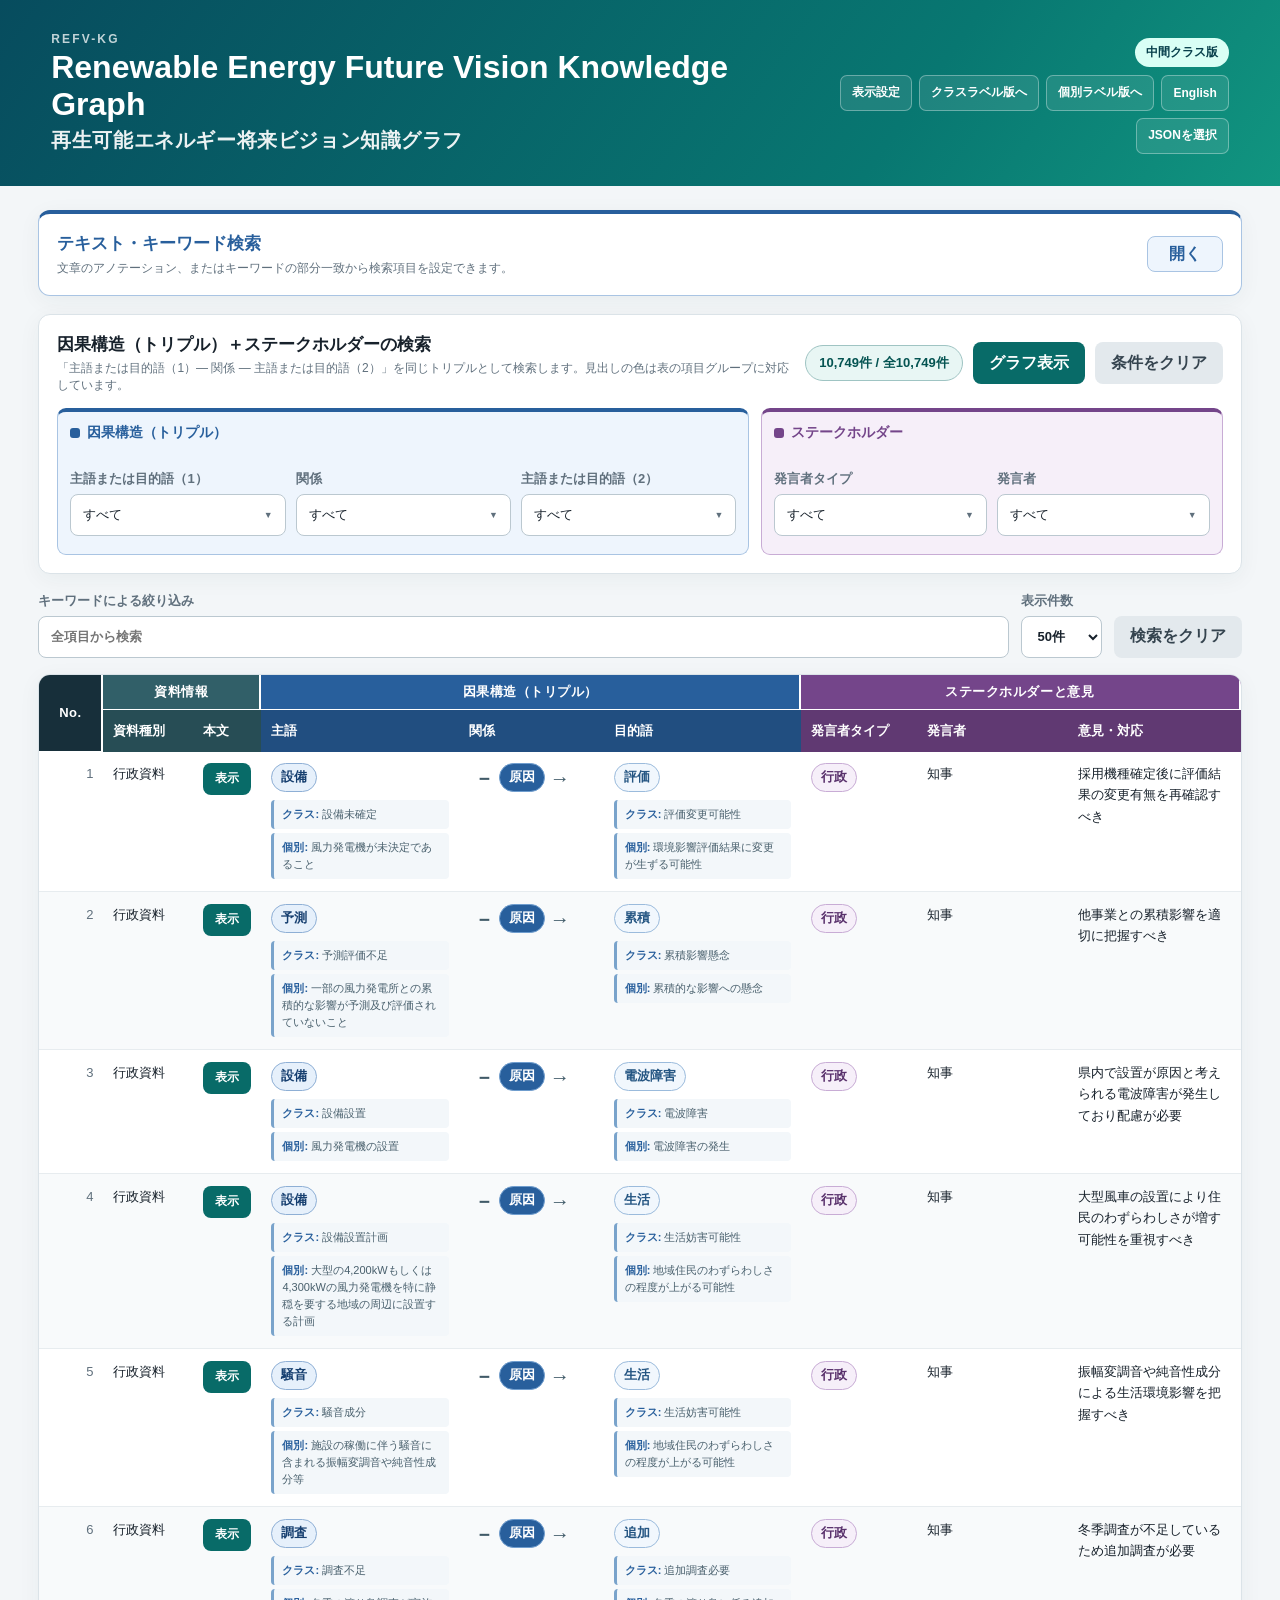
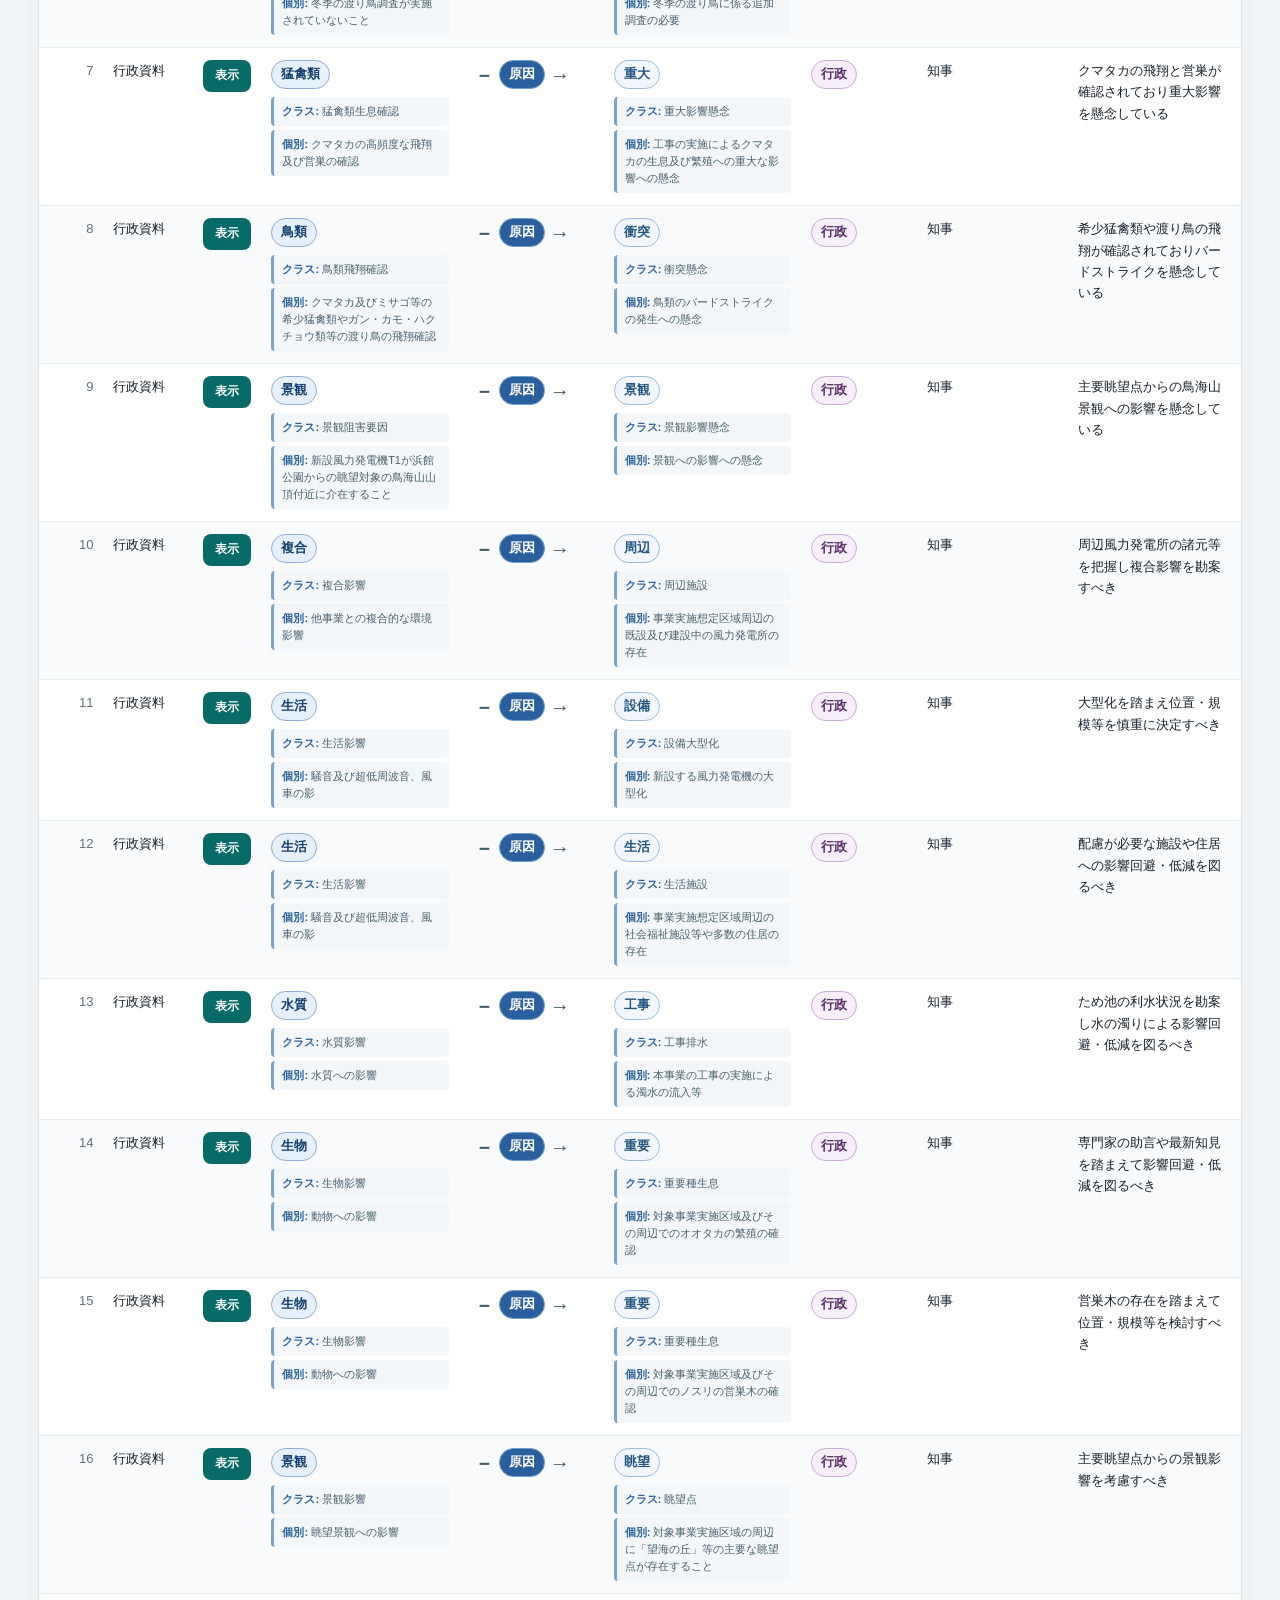
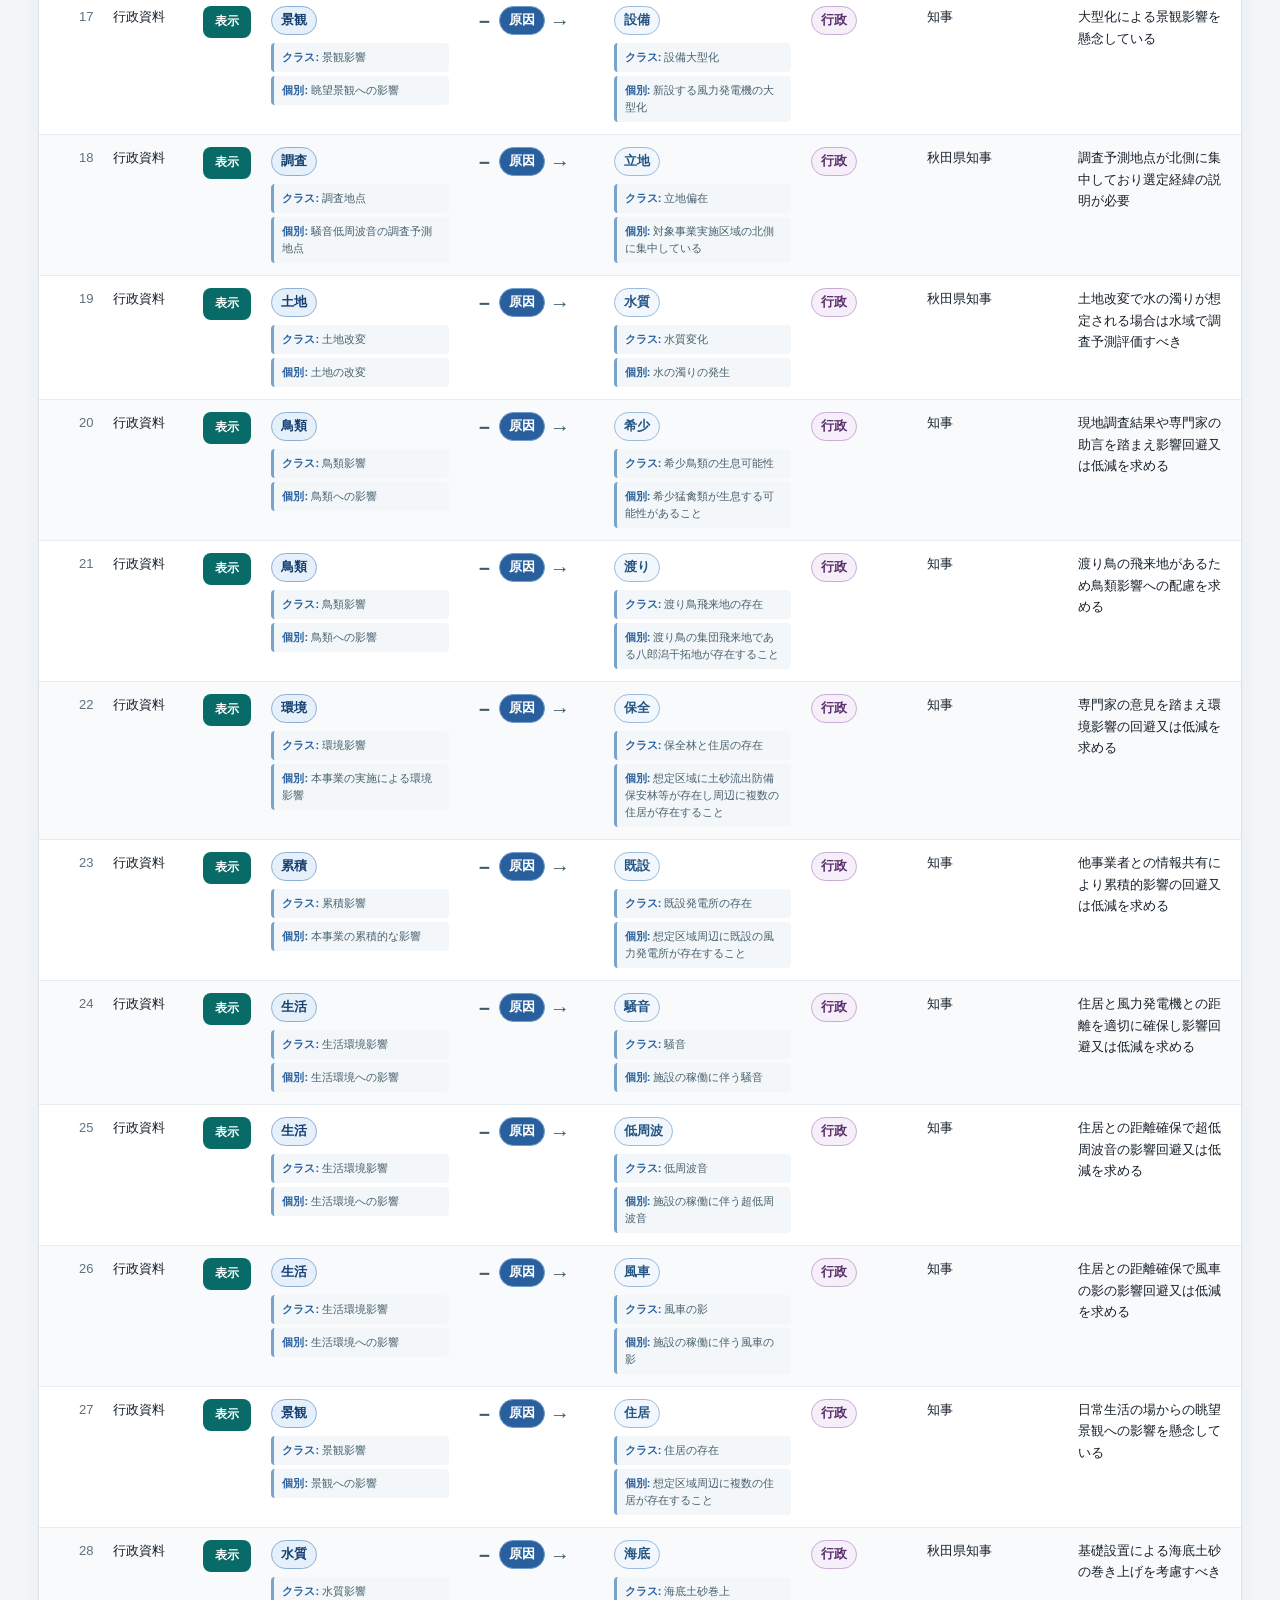
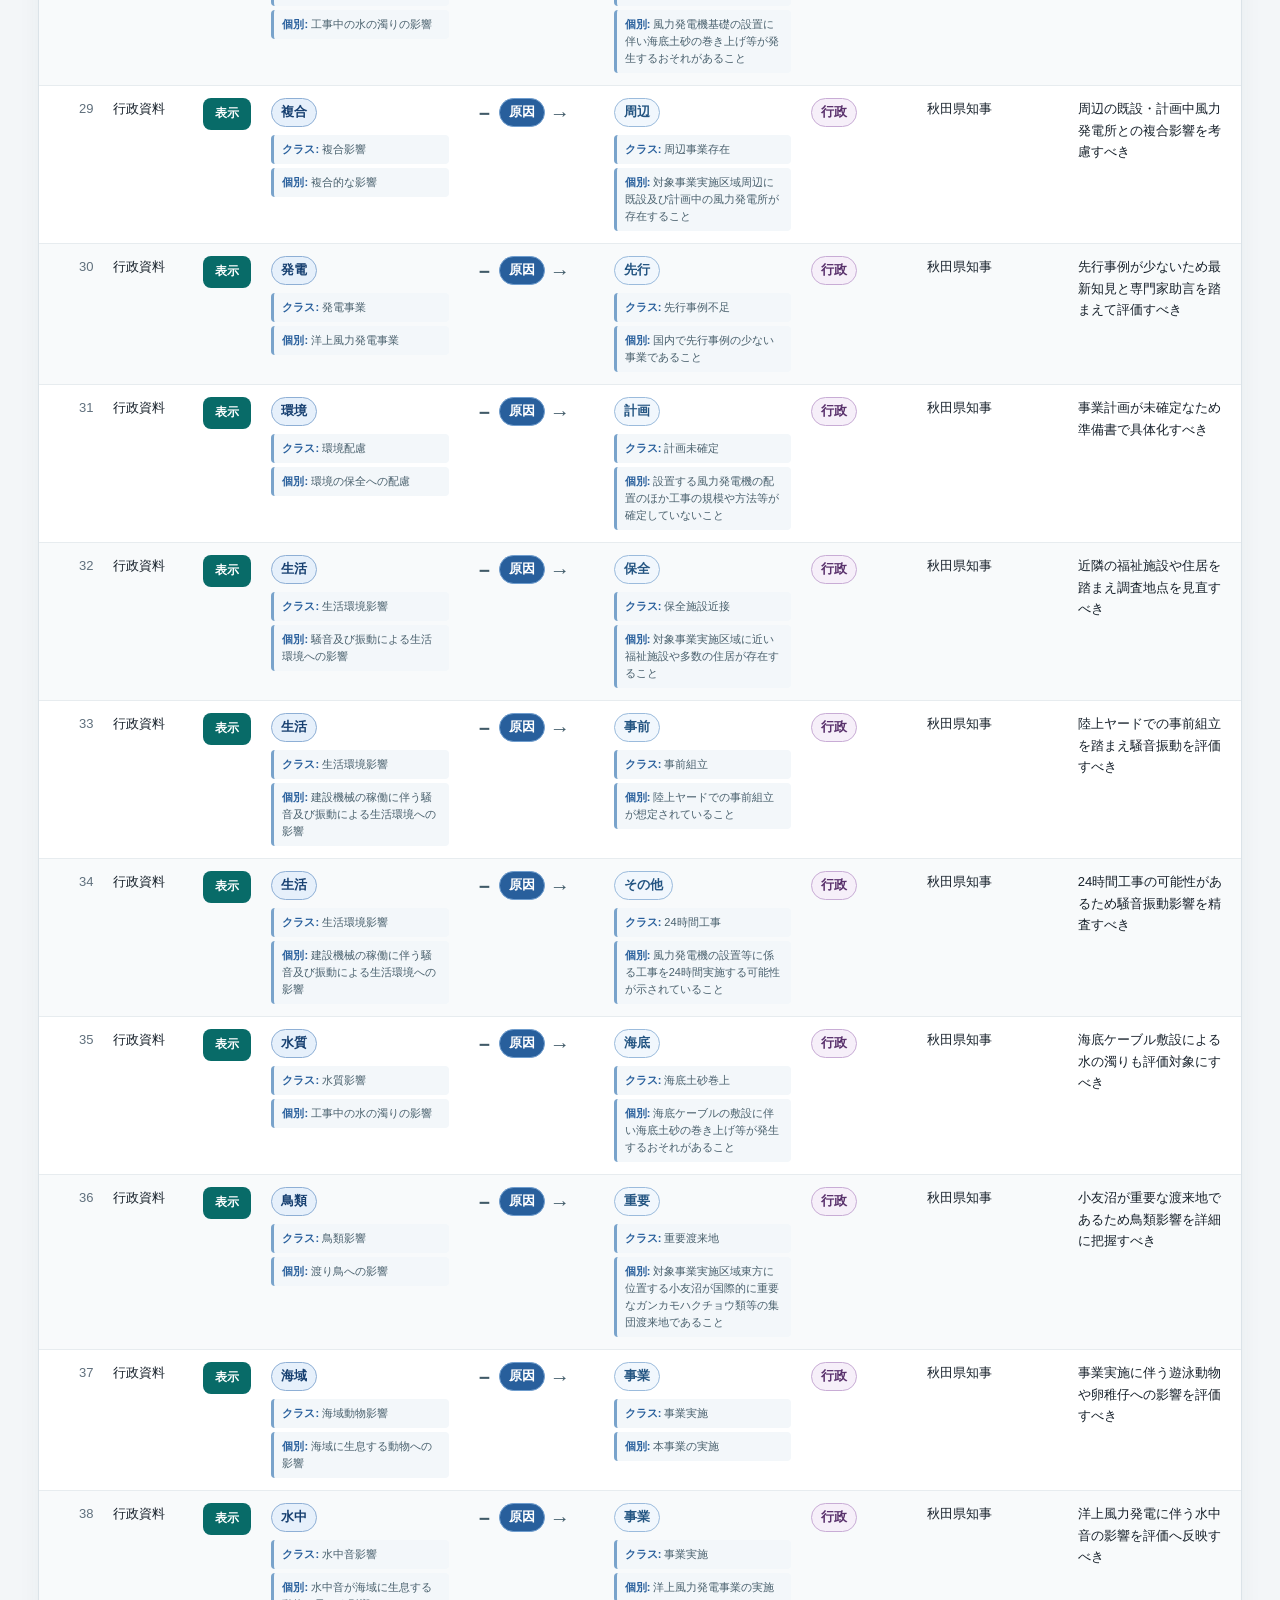
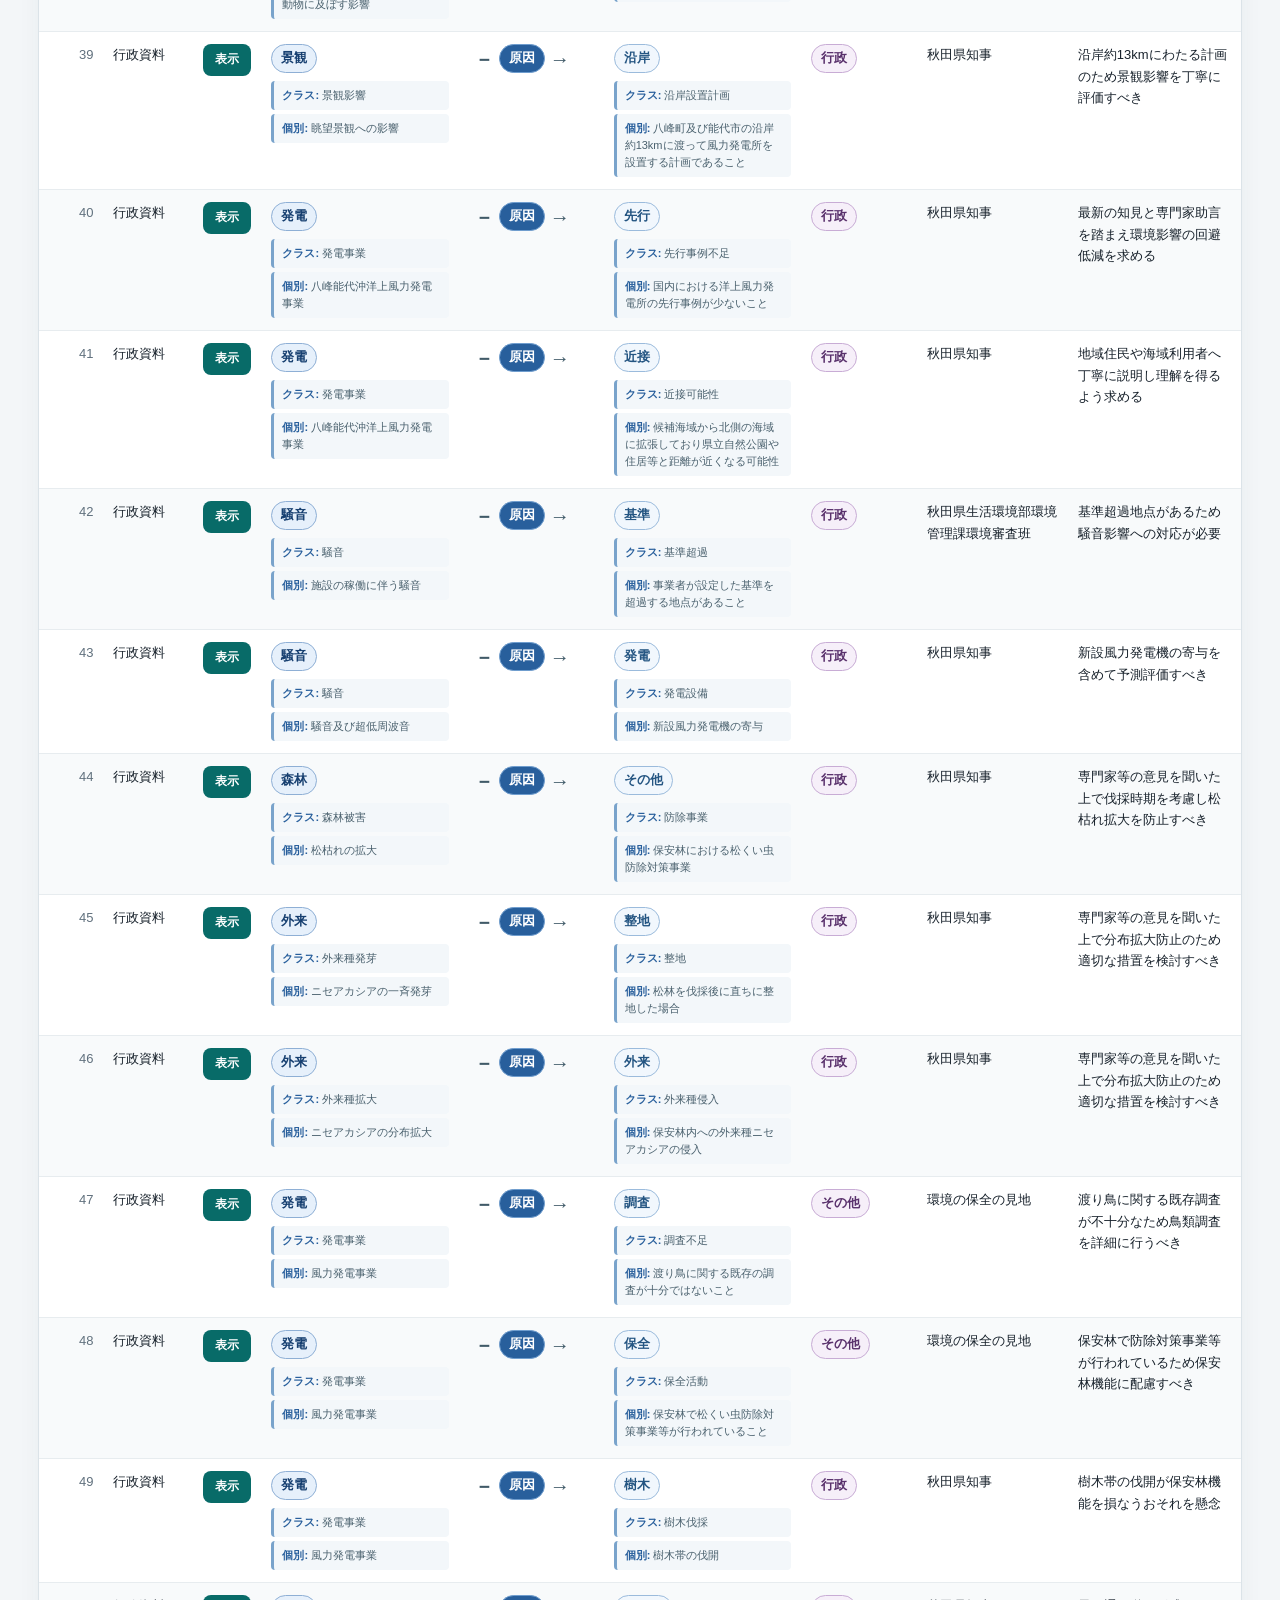
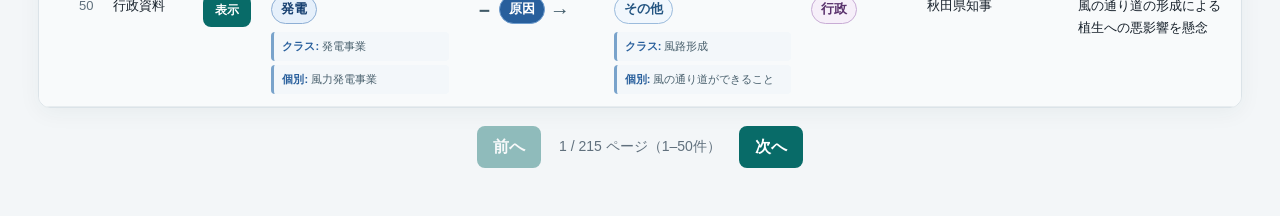
<file: docs/index.html>
<!doctype html>
<html lang="ja">
<head>
  <meta charset="utf-8">
  <meta name="viewport" content="width=device-width, initial-scale=1">
  <title>Renewable Energy Future Vision Knowledge Graph｜再生可能エネルギー将来ビジョン知識グラフ</title>
  <link rel="stylesheet" href="styles.css">
</head>
<body>
  <header class="app-header">
    <div>
      <p class="eyebrow">REFV-KG</p>
      <h1 class="app-title">
        <span class="app-title-en">Renewable Energy Future Vision Knowledge Graph</span>
        <span class="app-title-ja">再生可能エネルギー将来ビジョン知識グラフ</span>
      </h1>
    </div>
    <div class="header-meta">
      <div id="labelModeBadge" class="label-mode-badge">個別ラベル版</div>
      <div class="header-actions">
        <button id="settingsButton" class="header-action" type="button">表示設定</button>
        <a id="labelModeSwitch" class="header-action" href="?labels=class">クラスラベル版へ</a>
        <a id="alternativeLabelModeSwitch" class="header-action" href="?labels=mid">中間クラス版へ</a>
        <a id="languageSwitch" class="header-action language-switch" href="?lang=en" lang="en">English</a>
        <label class="header-action header-file-button" for="fileInput">JSONを選択</label>
        <input id="fileInput" type="file" accept="application/json,.json" hidden>
      </div>
    </div>
  </header>

  <main>
    <section class="annotation-panel" aria-labelledby="annotationTitle">
      <div class="annotation-heading">
        <div>
          <h2 id="annotationTitle">テキスト・キーワード検索</h2>
          <p>文章のアノテーション、またはキーワードの部分一致から検索項目を設定できます。</p>
        </div>
        <button id="annotationToggle" class="annotation-toggle" type="button" aria-expanded="false" aria-controls="annotationBody">開く</button>
      </div>
      <div id="annotationBody" hidden>
      <div class="search-mode-tabs" role="tablist" aria-label="因果構造（トリプル）の探し方">
        <button id="textModeButton" class="search-mode-tab is-active" type="button" role="tab" aria-selected="true" aria-controls="textSearchPanel">テキストから因果構造（トリプル）を探す</button>
        <button id="keywordModeButton" class="search-mode-tab" type="button" role="tab" aria-selected="false" aria-controls="keywordSearchPanel">キーワードで検索</button>
      </div>
      <div id="textSearchPanel" class="search-mode-panel" role="tabpanel" aria-labelledby="textModeButton">
        <div class="annotation-examples" aria-label="テキスト入力の例文">
          <span>例文：</span>
          <button type="button" data-example-index="0">風力発電</button>
          <button type="button" data-example-index="1">太陽光</button>
          <button type="button" data-example-index="2">健康被害</button>
        </div>
        <label class="annotation-input-label" for="annotationInput">テキスト入力</label>
        <textarea id="annotationInput" rows="4" placeholder="分析したい文章を入力してください"></textarea>
        <div class="annotation-result">
          <span class="annotation-result-label">アノテーション結果</span>
          <div id="annotationOutput" class="annotation-output" aria-live="polite">テキストを入力すると、該当する単語を色付きで表示します。</div>
        </div>
      </div>
      <div id="keywordSearchPanel" class="search-mode-panel" role="tabpanel" aria-labelledby="keywordModeButton" hidden>
        <label class="annotation-input-label" for="keywordInput">キーワード入力</label>
        <input id="keywordInput" type="search" placeholder="主語・目的語・発言者を部分一致検索" autocomplete="off">
        <div class="annotation-result">
          <span class="annotation-result-label">絞り込み候補 <span id="keywordResultCount"></span></span>
          <div id="keywordResults" class="keyword-results" aria-live="polite">キーワードを入力すると候補を表示します。</div>
        </div>
      </div>
      </div>
    </section>

    <section class="filters" aria-label="因果構造（トリプル）＋ステークホルダーの検索">
      <div class="filter-heading">
        <div>
          <h2>因果構造（トリプル）＋ステークホルダーの検索</h2>
          <p>「主語または目的語（1）― 関係 ― 主語または目的語（2）」を同じトリプルとして検索します。見出しの色は表の項目グループに対応しています。</p>
        </div>
        <div class="filter-heading-actions">
          <div id="status" class="filter-result-count" aria-live="polite">読み込み中…</div>
          <button id="graphViewButton" type="button">グラフ表示</button>
          <button id="clearFiltersButton" class="secondary" type="button">条件をクリア</button>
        </div>
      </div>
      <div class="filter-groups">
        <section class="filter-group" data-filter-group="triple">
          <h3>因果構造（トリプル）</h3>
          <div class="filter-grid">
            <div class="filter-field" data-filter="subjectObject"><span>主語または目的語（1）</span><select id="subjectObjectFilter" multiple hidden><option value="">すべて</option></select></div>
            <div class="filter-field" data-filter="relation"><span>関係</span><select id="relationFilter" multiple hidden><option value="">すべて</option></select></div>
            <div class="filter-field" data-filter="subjectObject2"><span>主語または目的語（2）</span><select id="subjectObjectFilter2" multiple hidden><option value="">すべて</option></select></div>
          </div>
        </section>
        <section class="filter-group" data-filter-group="stakeholder">
          <h3>ステークホルダー</h3>
          <div class="filter-grid">
            <div class="filter-field" data-filter="speakerCategory"><span>発言者カテゴリー</span><select id="speakerCategoryFilter" multiple hidden><option value="">すべて</option></select></div>
            <div class="filter-field" data-filter="speakerType"><span>発言者タイプ</span><select id="speakerTypeFilter" multiple hidden><option value="">すべて</option></select></div>
            <div class="filter-field" data-filter="speakerClass"><span>発言者分類</span><select id="speakerClassFilter" multiple hidden><option value="">すべて</option></select></div>
            <div class="filter-field" data-filter="speaker"><span>発言者</span><select id="speakerFilter" multiple hidden><option value="">すべて</option></select></div>
          </div>
        </section>
        <section class="filter-group" data-filter-group="other">
          <h3>その他</h3>
          <div class="filter-grid">
            <div class="filter-field" data-filter="prefecture"><span>都道府県</span><select id="prefectureFilter" multiple hidden><option value="">すべて</option></select></div>
            <div class="filter-field" data-filter="documentType"><span>資料種別</span><select id="documentTypeFilter" multiple hidden><option value="">すべて</option></select></div>
          </div>
        </section>
      </div>
    </section>

    <section class="toolbar" aria-label="表示設定">
      <label class="search-field">
        <span>キーワードによる絞り込み</span>
        <input id="searchInput" type="search" placeholder="全項目から検索" autocomplete="off">
      </label>
      <label>
        <span>表示件数</span>
        <select id="pageSize">
          <option value="25">25件</option>
          <option value="50" selected>50件</option>
          <option value="100">100件</option>
        </select>
      </label>
      <button id="clearButton" class="secondary" type="button">検索をクリア</button>
    </section>

    <div id="loadHelp" class="notice" hidden>
      <strong>JSONを自動で読み込めませんでした。</strong>
      「JSONを選択」から <code id="dataFileName">refv-ja-5.json</code> を指定するか、ローカルWebサーバー経由で開いてください。
    </div>

    <section class="table-card" aria-label="データ一覧">
      <div class="table-wrap">
        <table>
          <thead>
            <tr class="group-header">
              <th rowspan="2">No.</th>
              <th data-column-group="document" colspan="3">資料情報</th>
              <th data-column-group="triple" colspan="3">因果構造（トリプル）</th>
              <th data-column-group="stakeholderOpinion" colspan="5">ステークホルダーと意見</th>
            </tr>
            <tr>
              <th data-column="prefecture" data-group="document"><button class="sort-button" type="button" data-sort="9">都道府県<span class="sort-mark"></span></button></th>
              <th data-column="documentType" data-group="document"><button class="sort-button" type="button" data-sort="10">資料種別<span class="sort-mark"></span></button></th>
              <th data-column="text" data-group="document"><button class="sort-button" type="button" data-sort="8">本文<span class="sort-mark"></span></button></th>
              <th data-column="subject" data-group="triple"><button class="sort-button" type="button" data-sort="0">主語<span class="sort-mark"></span></button></th>
              <th data-column="relation" data-group="triple"><button class="sort-button" type="button" data-sort="1">関係<span class="sort-mark"></span></button></th>
              <th data-column="object" data-group="triple"><button class="sort-button" type="button" data-sort="2">目的語<span class="sort-mark"></span></button></th>
              <th data-column="speakerCategory" data-group="stakeholderOpinion"><button class="sort-button" type="button" data-sort="3">発言者カテゴリー<span class="sort-mark"></span></button></th>
              <th data-column="speakerType" data-group="stakeholderOpinion"><button class="sort-button" type="button" data-sort="4">発言者タイプ<span class="sort-mark"></span></button></th>
              <th data-column="speakerClass" data-group="stakeholderOpinion"><button class="sort-button" type="button" data-sort="5">発言者分類<span class="sort-mark"></span></button></th>
              <th data-column="speaker" data-group="stakeholderOpinion"><button class="sort-button" type="button" data-sort="6">発言者<span class="sort-mark"></span></button></th>
              <th data-column="opinion" data-group="stakeholderOpinion"><button class="sort-button" type="button" data-sort="7">意見・対応<span class="sort-mark"></span></button></th>
            </tr>
          </thead>
          <tbody id="tableBody"></tbody>
        </table>
      </div>
      <div id="emptyState" class="empty" hidden>該当するデータがありません。</div>
    </section>

    <nav class="pagination" aria-label="ページ切り替え">
      <button id="prevButton" type="button">前へ</button>
      <span id="pageInfo">—</span>
      <button id="nextButton" type="button">次へ</button>
    </nav>
  </main>

  <dialog id="textDialog" aria-labelledby="dialogTitle">
    <div class="dialog-header">
      <h2 id="dialogTitle">本文</h2>
      <button id="closeDialog" class="icon-button" type="button" aria-label="閉じる">×</button>
    </div>
    <div class="dialog-content">
      <section class="dialog-section dialog-summary">
        <div><span class="detail-label">都道府県</span><strong id="dialogPrefecture">—</strong></div>
        <div><span class="detail-label">資料種別</span><strong id="dialogDocumentType">—</strong></div>
      </section>
      <section class="dialog-section">
        <span class="detail-label">資料名</span>
        <div id="dialogDocLabel" class="detail-value">—</div>
      </section>
      <section class="dialog-section">
        <span class="detail-label">本文</span>
        <div id="dialogText" class="dialog-text">—</div>
      </section>
      <section class="dialog-section">
        <span id="dialogTripleLabel" class="detail-label">因果構造（トリプル）</span>
        <div id="dialogTriple" class="detail-value dialog-triple">—</div>
      </section>
      <section class="dialog-section dialog-summary">
        <div><span class="detail-label">発言者カテゴリー</span><span id="dialogSpeakerCategory">—</span></div>
        <div><span class="detail-label">発言者タイプ</span><span id="dialogSpeakerType" class="stakeholder-type-tag">—</span></div>
        <div><span class="detail-label">発言者分類</span><span id="dialogSpeakerClass">—</span></div>
        <div><span class="detail-label">発言者</span><span id="dialogSpeaker">—</span></div>
      </section>
      <section class="dialog-section">
        <span class="detail-label">意見・対応</span>
        <div id="dialogOpinion" class="detail-value">—</div>
      </section>
    </div>
    <div class="dialog-footer"><button id="closeDialogBottom" type="button">閉じる</button></div>
  </dialog>

  <dialog id="graphDialog" class="graph-dialog" aria-labelledby="graphDialogTitle">
    <div class="dialog-header">
      <div>
        <h2 id="graphDialogTitle">因果構造とステークホルダーのネットワーク</h2>
        <p id="graphDialogCount" class="dialog-header-meta"></p>
      </div>
      <button id="closeGraphDialog" class="icon-button" type="button" aria-label="閉じる">×</button>
    </div>
    <div class="graph-controls">
      <div class="graph-legend" aria-label="凡例">
        <span><i class="graph-legend-node graph-legend-entity"></i>主語・目的語</span>
        <span><i class="graph-legend-node graph-legend-speaker"></i>発言者タイプ</span>
        <span><i class="graph-legend-line graph-legend-causal"></i>因果関係</span>
        <span><i class="graph-legend-line graph-legend-stakeholder"></i>ステークホルダー</span>
      </div>
      <button id="resetGraphView" class="secondary" type="button">表示をリセット</button>
    </div>
    <div id="graphCanvasWrap" class="graph-canvas-wrap">
      <canvas id="graphCanvas" aria-label="因果構造とステークホルダーのネットワーク図。ノードを選択すると表を絞り込みます"></canvas>
      <div id="graphNodeDetail" class="graph-node-detail" hidden></div>
    </div>
    <div id="graphEmptyState" class="empty" hidden>該当する組み合わせがありません。</div>
    <div class="dialog-footer"><button id="closeGraphDialogBottom" type="button">閉じる</button></div>
  </dialog>

  <dialog id="settingsDialog" aria-labelledby="settingsTitle">
    <div class="dialog-header">
      <h2 id="settingsTitle">表示設定</h2>
      <button id="closeSettings" class="icon-button" type="button" aria-label="閉じる">×</button>
    </div>
    <div class="settings-content">
      <fieldset>
        <legend>表示する検索項目</legend>
        <div class="settings-grid">
          <label><input type="checkbox" data-setting-filter="prefecture">都道府県</label>
          <label><input type="checkbox" data-setting-filter="documentType">資料種別</label>
          <label><input type="checkbox" data-setting-filter="subjectObject" checked>主語または目的語（1）</label>
          <label><input type="checkbox" data-setting-filter="relation" checked>関係</label>
          <label><input type="checkbox" data-setting-filter="subjectObject2" checked>主語または目的語（2）</label>
          <label><input type="checkbox" data-setting-filter="speakerCategory">発言者カテゴリー</label>
          <label><input type="checkbox" data-setting-filter="speakerType" checked>発言者タイプ</label>
          <label><input type="checkbox" data-setting-filter="speakerClass">発言者分類</label>
          <label><input type="checkbox" data-setting-filter="speaker" checked>発言者</label>
        </div>
      </fieldset>
      <fieldset>
        <legend>データの表示項目</legend>
        <div class="settings-grid">
          <label><input type="checkbox" data-setting-column="prefecture">都道府県</label>
          <label><input type="checkbox" data-setting-column="documentType" checked>資料種別</label>
          <label><input type="checkbox" data-setting-column="text" checked>本文</label>
          <label><input type="checkbox" data-setting-column="subject" checked>主語</label>
          <label><input type="checkbox" data-setting-column="relation" checked>関係</label>
          <label><input type="checkbox" data-setting-column="object" checked>目的語</label>
          <label><input type="checkbox" data-setting-column="speakerCategory">発言者カテゴリー</label>
          <label><input type="checkbox" data-setting-column="speakerType" checked>発言者タイプ</label>
          <label><input type="checkbox" data-setting-column="speakerClass">発言者分類</label>
          <label><input type="checkbox" data-setting-column="speaker" checked>発言者</label>
          <label><input type="checkbox" data-setting-column="opinion" checked>意見・対応</label>
          <label id="showInstanceLabelsSetting"><input type="checkbox" data-setting-option="showInstanceLabels" checked>補助ラベルを併記</label>
        </div>
      </fieldset>
    </div>
    <div class="dialog-footer">
      <button id="resetSettings" class="secondary" type="button">初期設定に戻す</button>
      <button id="closeSettingsBottom" type="button">閉じる</button>
    </div>
  </dialog>

  <script src="app.js"></script>
</body>
</html>
</file>
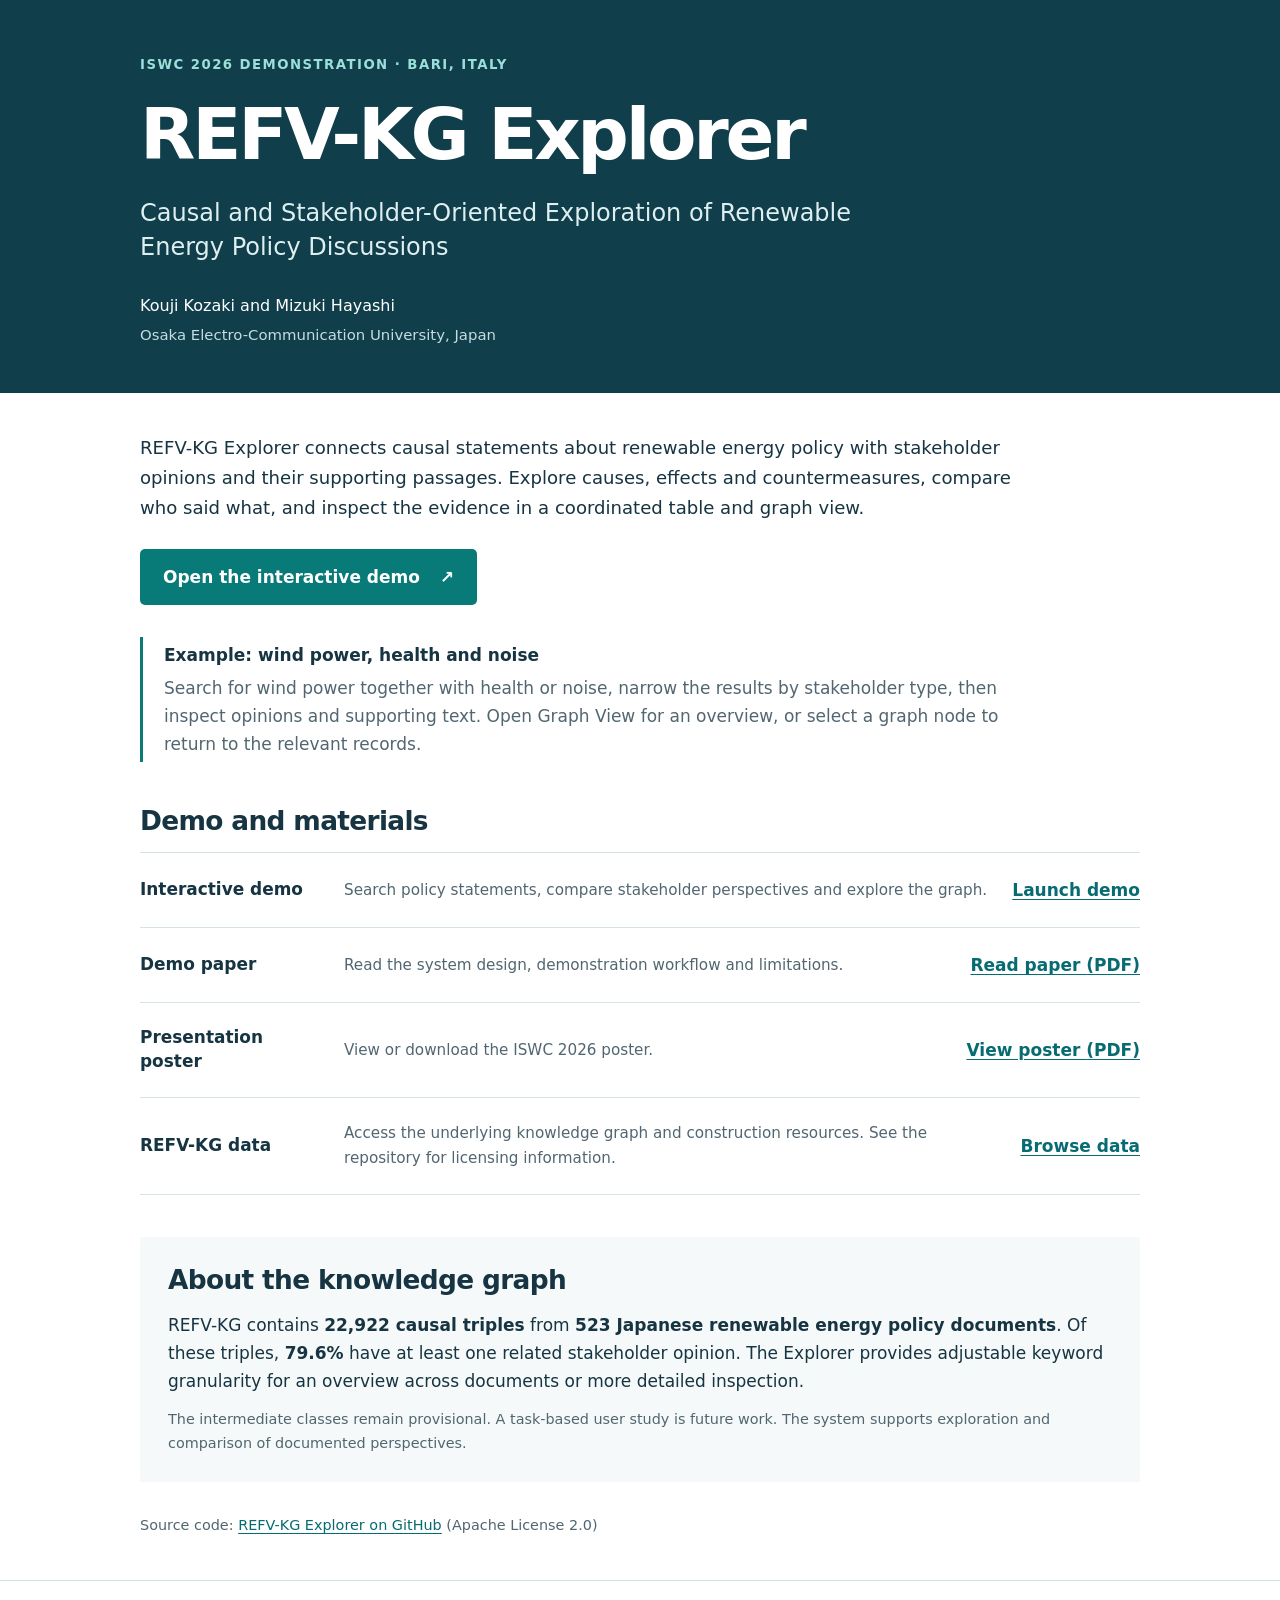
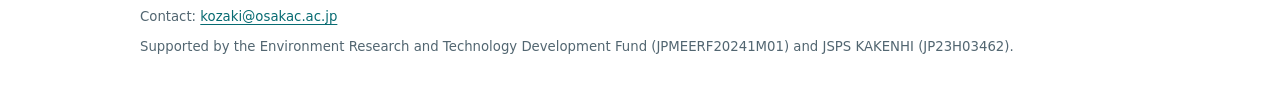
<file: docs/iswc2026demo.html>
<!doctype html>
<html lang="en">
<head>
  <meta charset="utf-8">
  <meta name="viewport" content="width=device-width, initial-scale=1">
  <meta name="description" content="REFV-KG Explorer at ISWC 2026: explore causal relations, stakeholder opinions and supporting evidence in renewable energy policy discussions. Demo, paper, poster and data.">
  <meta name="theme-color" content="#103e4b">
  <title>REFV-KG Explorer · ISWC 2026 Demo</title>
  <style>
    :root { color-scheme: light; --ink:#163441; --muted:#526671; --teal:#087b78; --navy:#103e4b; --line:#d5e3e5; --paper:#f5f9f9; }
    * { box-sizing:border-box; }
    body { margin:0; color:var(--ink); background:#fff; font-family:system-ui,-apple-system,"Segoe UI",sans-serif; font-size:17px; line-height:1.65; }
    a { color:#076b72; text-underline-offset:.2em; }
    a:hover { text-decoration-thickness:2px; }
    a:focus-visible { outline:3px solid #d99518; outline-offset:5px; }
    .skip { position:absolute; top:-80px; left:16px; padding:10px; background:#fff; z-index:10; }
    .skip:focus { top:10px; }
    .wrap { width:min(100% - 48px,1000px); margin-inline:auto; }
    header { background:var(--navy); color:#fff; padding:54px 0 46px; }
    .eyebrow { margin:0 0 20px; color:#9bdfd9; font-size:.83rem; font-weight:700; letter-spacing:.11em; text-transform:uppercase; }
    h1 { font-size:clamp(2.5rem,6vw,4.5rem); line-height:1.08; letter-spacing:-.045em; margin:0 0 22px; }
    .subtitle { max-width:800px; color:#deeff1; font-size:clamp(1.15rem,2.6vw,1.5rem); line-height:1.45; margin:0 0 28px; }
    .authors { margin:0; font-size:1rem; }
    .affiliation { color:#c5dde1; margin:3px 0 0; font-size:.93rem; }
    main { padding:40px 0 28px; }
    .intro { font-size:1.13rem; max-width:880px; margin:0 0 26px; }
    .primary { display:inline-flex; align-items:center; justify-content:center; gap:20px; padding:14px 23px; background:var(--teal); color:#fff; font-weight:700; text-decoration:none; border-radius:5px; }
    .primary:hover { background:#07625f; }
    .example { margin:32px 0 42px; border-left:3px solid var(--teal); padding:4px 0 4px 21px; max-width:860px; }
    .example strong { display:block; margin-bottom:5px; }
    .example p { margin:0; color:var(--muted); }
    h2 { margin:0 0 14px; font-size:1.65rem; line-height:1.3; letter-spacing:-.025em; }
    .resources { border-top:1px solid var(--line); margin-bottom:42px; }
    .resource { display:grid; grid-template-columns:180px 1fr auto; align-items:center; gap:24px; padding:23px 0; border-bottom:1px solid var(--line); }
    .resource h3 { font-size:1.06rem; line-height:1.4; margin:0; }
    .resource p { margin:0; color:var(--muted); font-size:.95rem; }
    .resource a { white-space:nowrap; font-weight:650; }
    .about { background:var(--paper); padding:26px 28px; margin-bottom:32px; }
    .about p { margin:0; }
    .about p + p { margin-top:13px; }
    .note { font-size:.9rem; color:var(--muted); }
    footer { border-top:1px solid var(--line); padding:25px 0 32px; color:var(--muted); font-size:.83rem; }
    footer p { margin:0 0 8px; }
    @media(max-width:640px) {
      .wrap { width:calc(100% - 36px); }
      header { padding:35px 0 32px; }
      main { padding-top:28px; }
      .eyebrow { font-size:.76rem; letter-spacing:.07em; }
      .primary { width:100%; }
      .resource { grid-template-columns:1fr auto; gap:7px 18px; padding:20px 0; }
      .resource p { grid-column:1 / -1; grid-row:2; }
      .about { padding:22px 20px; }
    }
    @media print {
      header { background:#fff; color:#163441; padding:20px 0; }
      .eyebrow,.subtitle,.affiliation { color:#526671; }
      .primary { background:#fff; color:#076b72; border:1px solid #076b72; }
      .skip { display:none; }
    }
  </style>
</head>
<body>
  <a class="skip" href="#main">Skip to content</a>
  <header>
    <div class="wrap">
      <p class="eyebrow">ISWC 2026 Demonstration · Bari, Italy</p>
      <h1>REFV-KG Explorer</h1>
      <p class="subtitle">Causal and Stakeholder-Oriented Exploration of Renewable Energy Policy Discussions</p>
      <p class="authors">Kouji Kozaki and Mizuki Hayashi</p>
      <p class="affiliation">Osaka Electro-Communication University, Japan</p>
    </div>
  </header>
  <main id="main" class="wrap">
    <p class="intro">REFV-KG Explorer connects causal statements about renewable energy policy with stakeholder opinions and their supporting passages. Explore causes, effects and countermeasures, compare who said what, and inspect the evidence in a coordinated table and graph view.</p>
    <a class="primary" href="https://refv-ex.kozaki-lab.jp/?lang=en">Open the interactive demo <span aria-hidden="true">↗</span></a>
    <aside class="example" aria-label="Example exploration">
      <strong>Example: wind power, health and noise</strong>
      <p>Search for wind power together with health or noise, narrow the results by stakeholder type, then inspect opinions and supporting text. Open Graph View for an overview, or select a graph node to return to the relevant records.</p>
    </aside>

    <section aria-labelledby="resources-title">
      <h2 id="resources-title">Demo and materials</h2>
      <div class="resources">
        <article class="resource">
          <h3>Interactive demo</h3>
          <p>Search policy statements, compare stakeholder perspectives and explore the graph.</p>
          <a href="https://refv-ex.kozaki-lab.jp/?lang=en">Launch demo</a>
        </article>
        <article class="resource">
          <h3>Demo paper</h3>
          <p>Read the system design, demonstration workflow and limitations.</p>
          <!-- Upload the camera-ready paper beside this HTML file, or replace this href with the proceedings URL. -->
          <a href="ISWC2026demo-kozaki-cr.pdf" type="application/pdf">Read paper <span aria-label="PDF file">(PDF)</span></a>
        </article>
        <article class="resource">
          <h3>Presentation poster</h3>
          <p>View or download the ISWC 2026 poster.</p>
          <!-- Upload the final poster PDF beside this HTML file using the following filename. -->
          <a href="ISWC2026_REFV-KG-Explorer_poster.pdf" type="application/pdf">View poster <span aria-label="PDF file">(PDF)</span></a>
        </article>
        <article class="resource">
          <h3>REFV-KG data</h3>
          <p>Access the underlying knowledge graph and construction resources. See the repository for licensing information.</p>
          <a href="https://github.com/oecu-kozaki-lab/REFV-KG">Browse data</a>
        </article>
      </div>
    </section>

    <section class="about" aria-labelledby="about-title">
      <h2 id="about-title">About the knowledge graph</h2>
      <p>REFV-KG contains <strong>22,922 causal triples</strong> from <strong>523 Japanese renewable energy policy documents</strong>. Of these triples, <strong>79.6%</strong> have at least one related stakeholder opinion. The Explorer provides adjustable keyword granularity for an overview across documents or more detailed inspection.</p>
      <p class="note">The intermediate classes remain provisional. A task-based user study is future work. The system supports exploration and comparison of documented perspectives.</p>
    </section>
    <p class="note">Source code: <a href="https://github.com/oecu-kozaki-lab/REFV-KG-Explorer">REFV-KG Explorer on GitHub</a> (Apache License 2.0)</p>
  </main>
  <footer>
    <div class="wrap">
      <p>Contact: <a href="mailto:kozaki@osakac.ac.jp">kozaki@osakac.ac.jp</a></p>
      <p>Supported by the Environment Research and Technology Development Fund (JPMEERF20241M01) and JSPS KAKENHI (JP23H03462).</p>
    </div>
  </footer>
</body>
</html>
</file>
<file: docs/styles.css>
:root {
  color-scheme: light;
  font-family: "Yu Gothic UI", "Hiragino Kaku Gothic ProN", Meiryo, sans-serif;
  color: #17212b;
  background: #f3f6f8;
  --primary: #086b68;
  --primary-dark: #055452;
  --line: #dbe3e8;
  --muted: #60707d;
  --document-group: #315f68;
  --document-soft: #eef6f6;
  --document-line: #a9c6c8;
  --triple-group: #285f9c;
  --triple-soft: #eef5fd;
  --triple-line: #a9c4e3;
  --stakeholder-group: #74458a;
  --stakeholder-soft: #f6eff9;
  --stakeholder-line: #c8acd5;
}

* { box-sizing: border-box; }
[hidden] { display: none !important; }
body { margin: 0; min-width: 320px; }
button, input, select { font: inherit; }

.app-header {
  display: flex; align-items: end; justify-content: space-between; gap: 24px;
  padding: 32px clamp(20px, 4vw, 64px); color: white;
  background: linear-gradient(125deg, #074c5e, #087771 70%, #119580);
}
.eyebrow { margin: 0 0 3px; font-size: 12px; font-weight: 800; letter-spacing: .18em; opacity: .75; }
h1 { margin: 0; }
.app-title { display: grid; gap: 4px; }
.app-title-en { font-size: clamp(21px, 2.5vw, 36px); line-height: 1.15; }
.app-title-ja { font-size: clamp(16px, 1.55vw, 23px); font-weight: 700; letter-spacing: .03em; opacity: .92; }
.subtitle { margin: 8px 0 0; opacity: .86; }
.header-meta { display: grid; justify-items: end; gap: 8px; }
.header-actions { display: flex; justify-content: flex-end; gap: 7px; flex-wrap: wrap; }
.header-action { display: inline-flex; align-items: center; justify-content: center; min-height: 36px; padding: 6px 11px; border: 1px solid #ffffff55; border-radius: 7px; color: #fff; background: #ffffff18; font-size: 12px; font-weight: 800; text-decoration: none; cursor: pointer; }
.header-action:hover { border-color: #ffffffa0; color: #fff; background: #ffffff30; }
.label-mode-badge { padding: 6px 11px; border-radius: 999px; color: #073f4b; background: #d9fff5; font-size: 12px; font-weight: 800; }

main { padding: 24px clamp(12px, 3vw, 48px) 48px; }
.annotation-panel { margin-bottom: 18px; padding: 18px; border: 1px solid var(--triple-line); border-top: 4px solid var(--triple-group); border-radius: 12px; background: #fff; box-shadow: 0 5px 22px #1c35430d; }
.annotation-heading { display: flex; align-items: center; justify-content: space-between; gap: 16px; }
.annotation-heading h2 { margin: 0; color: var(--triple-group); font-size: 17px; }
.annotation-heading p { margin: 5px 0 14px; color: var(--muted); font-size: 12px; }
.annotation-heading:has(+ #annotationBody[hidden]) p { margin-bottom: 0; }
.annotation-toggle { flex: none; min-width: 76px; min-height: 36px; padding: 6px 12px; color: var(--triple-group); background: var(--triple-soft); border: 1px solid var(--triple-line); }
.annotation-toggle:hover, .annotation-toggle:focus-visible { color: #fff; background: var(--triple-group); }
.search-mode-tabs { display: flex; gap: 4px; margin-bottom: 15px; padding: 4px; border-radius: 9px; background: #e8eef2; }
.search-mode-tab { flex: 1; min-height: 38px; padding: 7px 12px; color: #4a5d67; background: transparent; font-size: 13px; }
.search-mode-tab:hover { color: var(--triple-group); background: #ffffffa8; }
.search-mode-tab.is-active { color: #fff; background: var(--triple-group); box-shadow: 0 2px 7px #173d6740; }
.search-mode-panel { min-width: 0; }
.annotation-examples { display: flex; align-items: center; gap: 7px; flex-wrap: wrap; margin-bottom: 10px; color: var(--muted); font-size: 12px; font-weight: 800; }
.annotation-examples button { min-height: 30px; padding: 4px 10px; border: 1px solid #9ebbd9; border-radius: 999px; color: #184f86; background: #eef5fd; font-size: 12px; }
.annotation-examples button:hover, .annotation-examples button:focus-visible { border-color: var(--triple-group); color: #fff; background: var(--triple-group); }
.annotation-input-label, .annotation-result-label { display: block; margin-bottom: 6px; color: #41545e; font-size: 13px; font-weight: 800; }
#annotationInput { width: 100%; min-height: 96px; resize: vertical; border: 1px solid #aebdc6; border-radius: 8px; padding: 11px 12px; color: #17212b; background: #fbfcfd; font: inherit; line-height: 1.7; }
#annotationInput:focus { outline: 3px solid #285f9c28; border-color: var(--triple-group); }
#keywordInput { width: 100%; }
.annotation-result { margin-top: 12px; }
.annotation-output { min-height: 56px; padding: 12px 14px; border: 1px solid #ccd9e2; border-radius: 8px; color: #354954; background: var(--triple-soft); line-height: 2.15; white-space: pre-wrap; overflow-wrap: anywhere; }
.annotation-token { display: inline-flex; align-items: center; gap: 4px; min-height: 0; margin: 0 2px; padding: 2px 4px 2px 6px; border: 1px solid #82abd6; border-radius: 5px; color: #184f86; background: #dfeeff; font-weight: 800; line-height: inherit; cursor: pointer; }
.annotation-token-count { display: inline-block; padding: 0 4px; border-radius: 999px; color: #52636d; background: #fff; font-size: 9px; font-weight: 800; line-height: 1.6; white-space: nowrap; }
.annotation-token-speaker { border-color: #d39ab1; color: #873a5a; background: #fde6ef; }
.annotation-token-subjectObject.annotation-token-speaker { border-color: #7a718f; color: #563f70; background: linear-gradient(135deg, #dfeeff 0 50%, #fde6ef 50%); }
.annotation-token:hover, .annotation-token:focus-visible { border-color: var(--triple-group); color: #fff; background: var(--triple-group); }
.annotation-token-speaker:hover, .annotation-token-speaker:focus-visible { border-color: #b24f76; background: #b24f76; }
.annotation-token.is-selected { border-color: #3479bd; color: #fff; background: #3479bd; box-shadow: 0 0 0 3px #3479bd30; }
.annotation-token-speaker.is-selected { border-color: #b24f76; background: #b24f76; box-shadow: 0 0 0 3px #b24f7630; }
.keyword-results { display: grid; grid-template-columns: repeat(auto-fill, minmax(240px, 1fr)); gap: 7px; max-height: 340px; overflow-y: auto; padding: 8px; border: 1px solid #ccd9e2; border-radius: 8px; color: var(--muted); background: #f8fafb; }
.keyword-result-item { display: flex; align-items: center; justify-content: space-between; gap: 10px; min-width: 0; min-height: 40px; padding: 7px 9px; border: 1px solid #a9c4e3; color: #184f86; background: #eef5fd; text-align: left; font-size: 13px; font-weight: 700; }
.keyword-result-item:hover { border-color: #3479bd; color: #123e69; background: #dfeeff; }
.keyword-result-speaker { border-color: #d4b3c0; color: #873a5a; background: #fdf1f5; }
.keyword-result-speaker:hover { border-color: #b24f76; color: #702d49; background: #fde6ef; }
.keyword-result-subjectObject.keyword-result-speaker { border-color: #9c91ae; background: linear-gradient(135deg, #eef5fd 0 50%, #fdf1f5 50%); }
.keyword-result-value { min-width: 0; overflow-wrap: anywhere; }
.keyword-result-types { flex: none; padding: 2px 6px; border-radius: 999px; color: #52636d; background: #fff; font-size: 10px; font-weight: 800; }
.keyword-result-item.is-selected { border-width: 2px; border-color: #3479bd; background: #dfeeff; box-shadow: 0 0 0 2px #3479bd28; }
.keyword-result-speaker.is-selected { border-color: #b24f76; background: #fde6ef; box-shadow: 0 0 0 2px #b24f7628; }
.filters { margin-bottom: 18px; padding: 18px; border: 1px solid var(--line); border-radius: 12px; background: white; box-shadow: 0 5px 22px #1c35430d; }
.filter-heading { display: flex; align-items: center; justify-content: space-between; gap: 16px; margin-bottom: 14px; }
.filter-heading h2 { margin: 0; font-size: 17px; }
.filter-heading p { margin: 4px 0 0; color: var(--muted); font-size: 12px; }
.filter-heading-actions { display: flex; flex: none; align-items: center; gap: 10px; }
.filter-result-count { padding: 8px 13px; border: 1px solid #9fc4c3; border-radius: 999px; color: var(--primary-dark); background: #e8f6f4; font-size: 13px; font-weight: 800; white-space: nowrap; }
.filter-groups { display: grid; grid-template-columns: minmax(0, 3fr) minmax(0, 2fr); gap: 12px; }
.filter-group { min-width: 0; padding: 12px; border: 1px solid var(--document-line); border-top: 4px solid var(--document-group); border-radius: 9px; background: var(--document-soft); }
.filter-group[data-filter-group="triple"] { border-color: var(--triple-line); border-top-color: var(--triple-group); background: var(--triple-soft); }
.filter-group[data-filter-group="stakeholder"] { border-color: var(--stakeholder-line); border-top-color: var(--stakeholder-group); background: var(--stakeholder-soft); }
.filter-group[data-filter-group="other"] { grid-column: 1 / -1; }
.filter-group h3 { display: flex; align-items: center; gap: 7px; margin: 0 0 10px; color: var(--document-group); font-size: 14px; }
.filter-group h3::before { content: ""; width: 10px; height: 10px; border-radius: 3px; background: currentColor; }
.filter-group[data-filter-group="triple"] h3 { color: var(--triple-group); }
.filter-group[data-filter-group="stakeholder"] h3 { color: var(--stakeholder-group); }
.filter-grid { display: grid; grid-template-columns: repeat(auto-fit, minmax(180px, 1fr)); align-items: start; gap: 10px; }
.filter-field { display: grid; position: relative; align-self: start; align-content: start; grid-template-rows: auto 42px auto; gap: 6px; min-width: 0; color: var(--muted); font-size: 13px; font-weight: 700; }
.filter-field > span { display: flex; align-items: end; min-height: 2.8em; line-height: 1.4; }
.multi-select-control { position: relative; min-width: 0; }
.multi-select-toggle { display: flex; align-items: center; justify-content: space-between; width: 100%; min-height: 42px; padding: 8px 12px; border: 1px solid #bbc8d0; color: #17212b; background: white; text-align: left; font-weight: 400; }
.multi-select-toggle::after { content: "▼"; margin-left: 8px; color: var(--muted); font-size: 9px; }
.multi-select-toggle { overflow: hidden; white-space: nowrap; text-overflow: ellipsis; }
.multi-select-toggle:hover { border-color: var(--primary); color: #17212b; background: white; }
.multi-select-toggle[aria-expanded="true"] { border-color: var(--primary); outline: 3px solid #0b77702c; }
.filter-group[data-filter-group="triple"] .multi-select-toggle:hover,
.filter-group[data-filter-group="triple"] .multi-select-toggle[aria-expanded="true"] { border-color: var(--triple-group); outline-color: #285f9c28; }
.filter-group[data-filter-group="stakeholder"] .multi-select-toggle:hover,
.filter-group[data-filter-group="stakeholder"] .multi-select-toggle[aria-expanded="true"] { border-color: var(--stakeholder-group); outline-color: #74458a28; }
.multi-select-menu { position: absolute; z-index: 20; top: calc(100% + 5px); left: 0; width: max(100%, 230px); max-height: 280px; overflow-y: auto; padding: 6px; border: 1px solid #aebdc6; border-radius: 8px; background: white; box-shadow: 0 10px 28px #142c3860; }
.multi-select-option { display: flex; align-items: flex-start; gap: 8px; padding: 7px 8px; border-radius: 5px; color: #17212b; font-weight: 400; cursor: pointer; }
.multi-select-option:hover { background: #edf7f6; }
.multi-select-option input { flex: none; width: 17px; min-height: 17px; height: 17px; margin: 2px 0 0; accent-color: var(--primary); }
.filter-group[data-filter-group="triple"] .multi-select-option input { accent-color: var(--triple-group); }
.filter-group[data-filter-group="stakeholder"] .multi-select-option input { accent-color: var(--stakeholder-group); }
.toolbar { display: flex; align-items: end; gap: 12px; flex-wrap: wrap; margin-bottom: 16px; }
.toolbar label:not(.file-button) { display: grid; gap: 6px; color: var(--muted); font-size: 13px; font-weight: 700; }
.search-field { flex: 1 1 320px; }
input, select { min-height: 42px; border: 1px solid #bbc8d0; border-radius: 8px; padding: 8px 12px; background: white; color: #17212b; }
input:focus, select:focus { outline: 3px solid #0b77702c; border-color: var(--primary); }
button, .file-button { min-height: 42px; border: 0; border-radius: 8px; padding: 9px 16px; color: white; background: var(--primary); font-weight: 700; cursor: pointer; }
button:hover, .file-button:hover { background: var(--primary-dark); }
button:disabled { cursor: default; opacity: .42; }
button.secondary { color: #35444f; background: #e3e9ed; }
.secondary-link { display: inline-flex; align-items: center; min-height: 42px; border-radius: 8px; padding: 9px 16px; color: #35444f; background: #e3e9ed; font-weight: 700; text-decoration: none; }
.secondary-link:hover { color: #17212b; background: #d5dde2; }
.file-button { display: inline-flex; align-items: center; }
.notice { margin: 12px 0 16px; padding: 14px 16px; border-left: 4px solid #c47c00; border-radius: 6px; background: #fff5da; }

.table-card { overflow: hidden; border: 1px solid var(--line); border-radius: 12px; background: white; box-shadow: 0 5px 22px #1c35430d; }
.table-wrap { overflow: auto; }
table { width: 100%; min-width: 1100px; border-collapse: separate; border-spacing: 0; font-size: 13px; }
th { position: sticky; top: 0; z-index: 1; padding: 12px 10px; color: #fff; background: #263f4b; text-align: left; white-space: nowrap; }
.group-header th { z-index: 2; padding-block: 8px; border-right: 2px solid #fff; background: #172f3a; text-align: center; letter-spacing: .04em; }
.group-header th[data-column-group="document"] { background: var(--document-group); }
.group-header th[data-column-group="triple"] { background: var(--triple-group); }
.group-header th[data-column-group="stakeholderOpinion"] { background: var(--stakeholder-group); }
th[data-group="document"] { background: #274d55; }
th[data-group="triple"] { background: #214e80; }
th[data-group="stakeholderOpinion"] { background: #603972; }
thead tr:nth-child(2) th { top: 35px; }
.sort-button { display: inline-flex; align-items: center; gap: 5px; min-height: 0; padding: 0; border-radius: 3px; color: inherit; background: transparent; font-size: inherit; }
.sort-button:hover, .sort-button:focus-visible { color: #9ce8df; background: transparent; }
.sort-button:focus-visible { outline: 2px solid #9ce8df; outline-offset: 4px; }
.sort-mark { display: inline-block; width: 1em; color: #9ce8df; text-align: center; }
.sort-button[data-direction="asc"] .sort-mark::after { content: "▲"; font-size: 9px; }
.sort-button[data-direction="desc"] .sort-mark::after { content: "▼"; font-size: 9px; }
td { max-width: 270px; padding: 12px 10px; border-bottom: 1px solid #e7ecef; vertical-align: top; line-height: 1.65; overflow-wrap: anywhere; }
tbody tr:nth-child(even) { background: #f8fafb; }
tbody tr:hover { background: #edf7f6; }
td:first-child { width: 64px; color: var(--muted); text-align: right; }
.triple-cell { min-width: 145px; }
.triple-tag { display: inline-block; max-width: 100%; padding: 4px 9px; border: 1px solid transparent; border-radius: 999px; font-weight: 700; line-height: 1.45; overflow-wrap: anywhere; }
.triple-tag-subject { border-color: #8eafd5; color: #163f70; background: #e6f0fb; }
.triple-tag-relation { border-color: #6f9dce; color: #fff; background: var(--triple-group); }
.triple-tag-object { border-color: #9bbbdc; color: #245582; background: #f1f7fd; }
.stakeholder-type-tag { display: inline-block; padding: 4px 9px; border: 1px solid var(--stakeholder-line); border-radius: 999px; color: #59316c; background: var(--stakeholder-soft); font-weight: 700; line-height: 1.45; }
.triple-connector, .triple-arrow { display: inline-block; margin: 0 5px; color: #405a68; font-family: Arial, "Yu Gothic UI", sans-serif; font-size: 20px; font-weight: 900; line-height: 1; vertical-align: middle; }
.instance-label-note { margin-top: 8px; padding: 6px 8px; border-left: 3px solid #79a3cb; border-radius: 4px; color: #49606d; background: #f3f7fa; font-size: 11px; font-weight: 500; line-height: 1.55; }
.instance-label-note + .instance-label-note { margin-top: 4px; }
.secondary-label-prefix { color: #285f9c; font-weight: 800; }
.filter-match, .multi-select-option.is-selected { --match-color: #55707c; --match-bg: #edf3f5; }
.filter-match-subjectObject, .filter-choice-subjectObject.is-selected { --match-color: #3479bd; --match-bg: #dfeeff; }
.filter-match-relation, .filter-choice-relation.is-selected { --match-color: #b36a00; --match-bg: #fff0d5; }
.filter-match-subjectObject2, .filter-choice-subjectObject2.is-selected { --match-color: #34865b; --match-bg: #e0f4e8; }
.filter-match-speakerType, .filter-choice-speakerType.is-selected,
.filter-match-speakerCategory, .filter-choice-speakerCategory.is-selected { --match-color: #80509a; --match-bg: #f1e5f7; }
.filter-match-speaker, .filter-choice-speaker.is-selected,
.filter-match-speakerClass, .filter-choice-speakerClass.is-selected { --match-color: #b24f76; --match-bg: #fde6ef; }
.filter-match-prefecture, .filter-choice-prefecture.is-selected,
.filter-match-documentType, .filter-choice-documentType.is-selected { --match-color: #397983; --match-bg: #e2f1f2; }
.filter-match-subjectObject.filter-match-subjectObject2 { --match-color: #3e7b82; --match-bg: linear-gradient(135deg, #dfeeff 0 50%, #e0f4e8 50%); }
.filter-match { background: var(--match-bg) !important; box-shadow: inset 0 0 0 2px var(--match-color); color: #24343b; font-weight: 800; }
.filter-match .triple-tag, .filter-match .stakeholder-type-tag { box-shadow: 0 0 0 3px var(--match-color); }
.multi-select-option.is-selected { background: var(--match-bg); box-shadow: inset 4px 0 0 var(--match-color); color: #24343b; font-weight: 800; }
.multi-select-option.is-selected input { accent-color: var(--match-color); }
.filter-selection-tags { display: flex; flex-wrap: wrap; gap: 6px; margin-top: 1px; }
.filter-selection-tag { display: inline-flex; align-items: center; gap: 6px; width: auto; min-height: 28px; max-width: 100%; padding: 4px 7px 4px 9px; border: 1px solid var(--match-color); border-radius: 999px; color: #24343b; background: var(--match-bg); font-size: 11px; font-weight: 800; line-height: 1.35; text-align: left; overflow-wrap: anywhere; }
.filter-selection-tag:hover, .filter-selection-tag:focus-visible { border-color: var(--match-color); color: #fff; background: var(--match-color); }
.filter-selection-tag:focus-visible { outline: 2px solid var(--match-color); outline-offset: 2px; }
.filter-selection-remove { display: inline-grid; flex: none; place-items: center; width: 17px; height: 17px; border-radius: 50%; color: var(--match-color); background: #ffffffc7; font-size: 14px; line-height: 1; }
.filter-selection-tag:hover .filter-selection-remove, .filter-selection-tag:focus-visible .filter-selection-remove { color: var(--match-color); background: #fff; }
.text-button { min-height: 32px; padding: 5px 12px; white-space: nowrap; font-size: 12px; }
.keyword-highlight { padding: 0 2px; border-radius: 3px; color: #3e2a00; background: #ffe36d; box-shadow: 0 0 0 1px #d8ad16; font-weight: 900; }
.empty { padding: 50px; color: var(--muted); text-align: center; }
.pagination { display: flex; align-items: center; justify-content: center; gap: 18px; margin-top: 18px; }
#pageInfo { min-width: 160px; color: var(--muted); text-align: center; font-size: 14px; }

dialog { width: min(760px, calc(100% - 32px)); max-height: calc(100vh - 48px); padding: 0; border: 0; border-radius: 14px; box-shadow: 0 20px 60px #08171f70; }
dialog::backdrop { background: #0c202bc0; backdrop-filter: blur(2px); }
.dialog-header { display: flex; align-items: center; justify-content: space-between; padding: 18px 22px; color: white; background: #263f4b; }
.dialog-header h2 { margin: 0; font-size: 19px; }
.dialog-header-meta { margin: 5px 0 0; color: #d4e3e8; font-size: 12px; }
.icon-button { min-height: auto; padding: 0 6px; background: transparent; font-size: 29px; line-height: 1; }
.dialog-content { padding: 6px 22px; }
.dialog-section { padding: 14px 0; border-bottom: 1px solid var(--line); }
.dialog-section:last-child { border-bottom: 0; }
.dialog-summary { display: grid; grid-template-columns: repeat(2, minmax(0, 1fr)); gap: 18px; }
.dialog-summary > div { min-width: 0; }
.detail-label { display: block; margin-bottom: 5px; color: var(--primary-dark); font-size: 12px; font-weight: 800; }
.detail-value { line-height: 1.75; white-space: pre-wrap; overflow-wrap: anywhere; }
.dialog-triple { display: flex; align-items: center; gap: 7px; flex-wrap: wrap; }
.dialog-triple .triple-arrow { margin: 0; }
.dialog-triple-part { display: inline-flex; align-items: flex-start; flex-direction: column; max-width: 100%; }
.dialog-triple-part .instance-label-note { display: block; width: 100%; }
.dialog-text { padding: 0; white-space: pre-wrap; line-height: 1.9; overflow-wrap: anywhere; }
.dialog-footer { padding: 14px 22px; border-top: 1px solid var(--line); text-align: right; }
.dialog-footer { display: flex; justify-content: flex-end; gap: 10px; }
.graph-dialog { position: fixed; z-index: 30; inset: 92px 18px 18px auto; width: min(720px, 48vw); height: min(720px, calc(100vh - 110px)); min-width: 440px; min-height: 460px; max-width: calc(100vw - 36px); max-height: calc(100vh - 110px); margin: 0; overflow: hidden; resize: both; }
.graph-dialog[open] { display: flex; flex-direction: column; }
.graph-controls { display: flex; align-items: center; justify-content: space-between; gap: 14px; padding: 10px 16px; border-bottom: 1px solid var(--line); background: #f8fafb; }
.graph-legend { display: flex; align-items: center; gap: 14px; flex-wrap: wrap; color: var(--muted); font-size: 12px; font-weight: 700; }
.graph-legend span { display: inline-flex; align-items: center; gap: 5px; }
.graph-legend-node { display: inline-block; width: 12px; height: 12px; border: 2px solid #fff; border-radius: 50%; box-shadow: 0 0 0 1px #8799a3; }
.graph-legend-entity { background: #285f9c; }
.graph-legend-speaker { background: #74458a; }
.graph-legend-line { display: inline-block; width: 22px; height: 0; border-top: 2px solid; }
.graph-legend-causal { border-color: #4d78a5; }
.graph-legend-stakeholder { border-color: #8a5a9d; }
.graph-canvas-wrap { position: relative; flex: 1 1 auto; min-height: 220px; overflow: hidden; background-color: #f8fafb; background-image: radial-gradient(#b6c4cc 0.7px, transparent 0.7px); background-size: 18px 18px; }
.graph-canvas { display: block; width: 100%; height: 100%; touch-action: none; }
.graph-node-detail { position: absolute; left: 14px; bottom: 14px; max-width: calc(100% - 28px); padding: 8px 12px; border: 1px solid #a9c4e3; border-radius: 7px; color: #173f69; background: #ffffffeb; box-shadow: 0 4px 15px #1c354325; font-size: 12px; font-weight: 800; overflow-wrap: anywhere; pointer-events: none; }
.settings-content { display: grid; gap: 22px; padding: 22px; overflow-y: auto; }
.settings-content fieldset { margin: 0; padding: 16px; border: 1px solid var(--line); border-radius: 10px; }
.settings-content legend { padding: 0 7px; color: var(--primary-dark); font-weight: 800; }
.settings-grid { display: grid; grid-template-columns: repeat(2, minmax(0, 1fr)); gap: 8px 18px; }
.settings-grid label { display: flex; align-items: center; gap: 9px; min-height: 34px; cursor: pointer; }
.settings-grid input[type="checkbox"] { width: 18px; min-height: 18px; height: 18px; margin: 0; accent-color: var(--primary); }

@media (max-width: 680px) {
  .app-header { align-items: start; flex-direction: column; padding-block: 24px; }
  .header-meta { justify-items: start; }
  .header-actions { justify-content: flex-start; }
  .search-mode-tabs { flex-direction: column; }
  .toolbar > * { width: 100%; }
  .file-button { justify-content: center; }
  .filter-heading { align-items: stretch; flex-direction: column; }
  .filter-heading-actions { align-items: stretch; flex-direction: column; }
  .filter-result-count { align-self: flex-start; }
  .filter-groups { grid-template-columns: 1fr; }
  .filter-group[data-filter-group="other"] { grid-column: auto; }
  .filter-grid { grid-template-columns: 1fr; }
  .dialog-summary { grid-template-columns: 1fr; gap: 12px; }
  .settings-grid { grid-template-columns: 1fr; }
  .graph-controls { align-items: stretch; flex-direction: column; }
  .graph-dialog { inset: auto 8px 8px 8px; width: calc(100vw - 16px); height: 58vh; min-width: 300px; min-height: 380px; max-width: calc(100vw - 16px); max-height: 82vh; resize: vertical; }
  .graph-canvas-wrap { min-height: 220px; }
}
</file>
